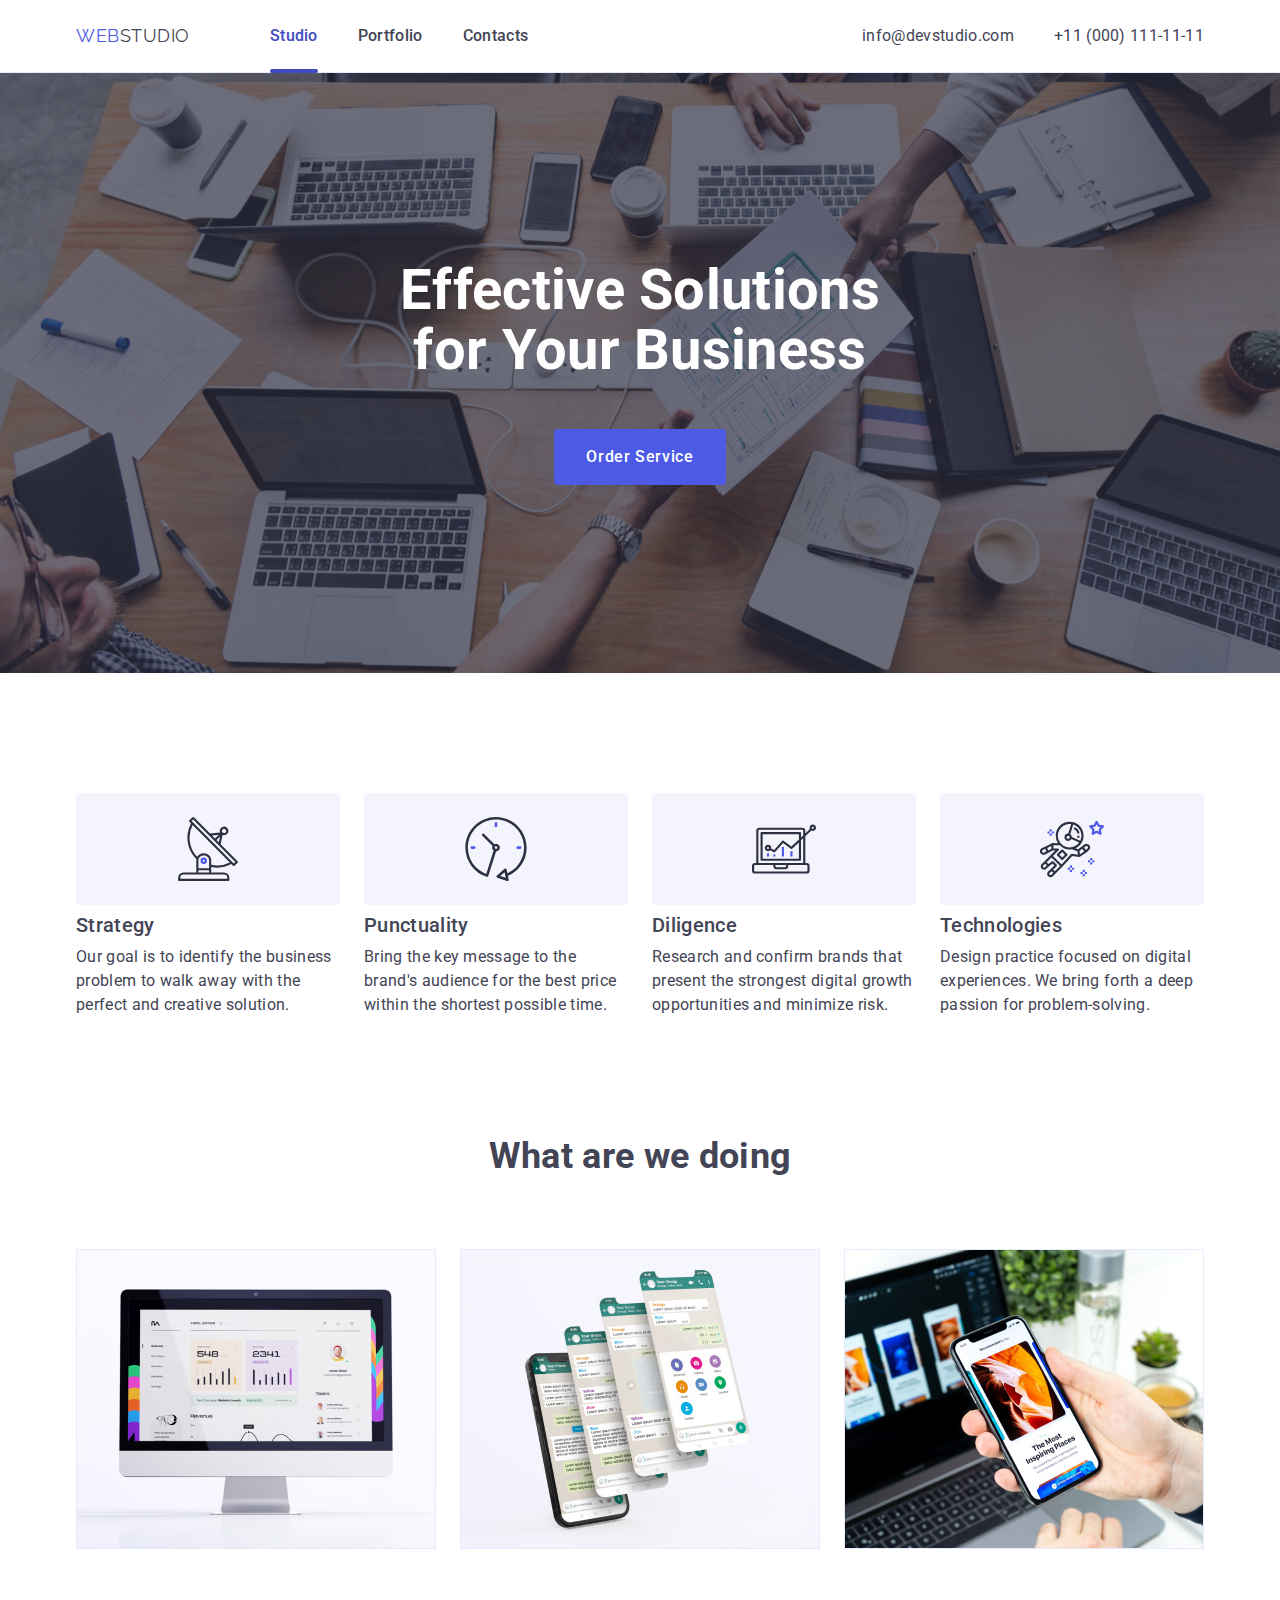
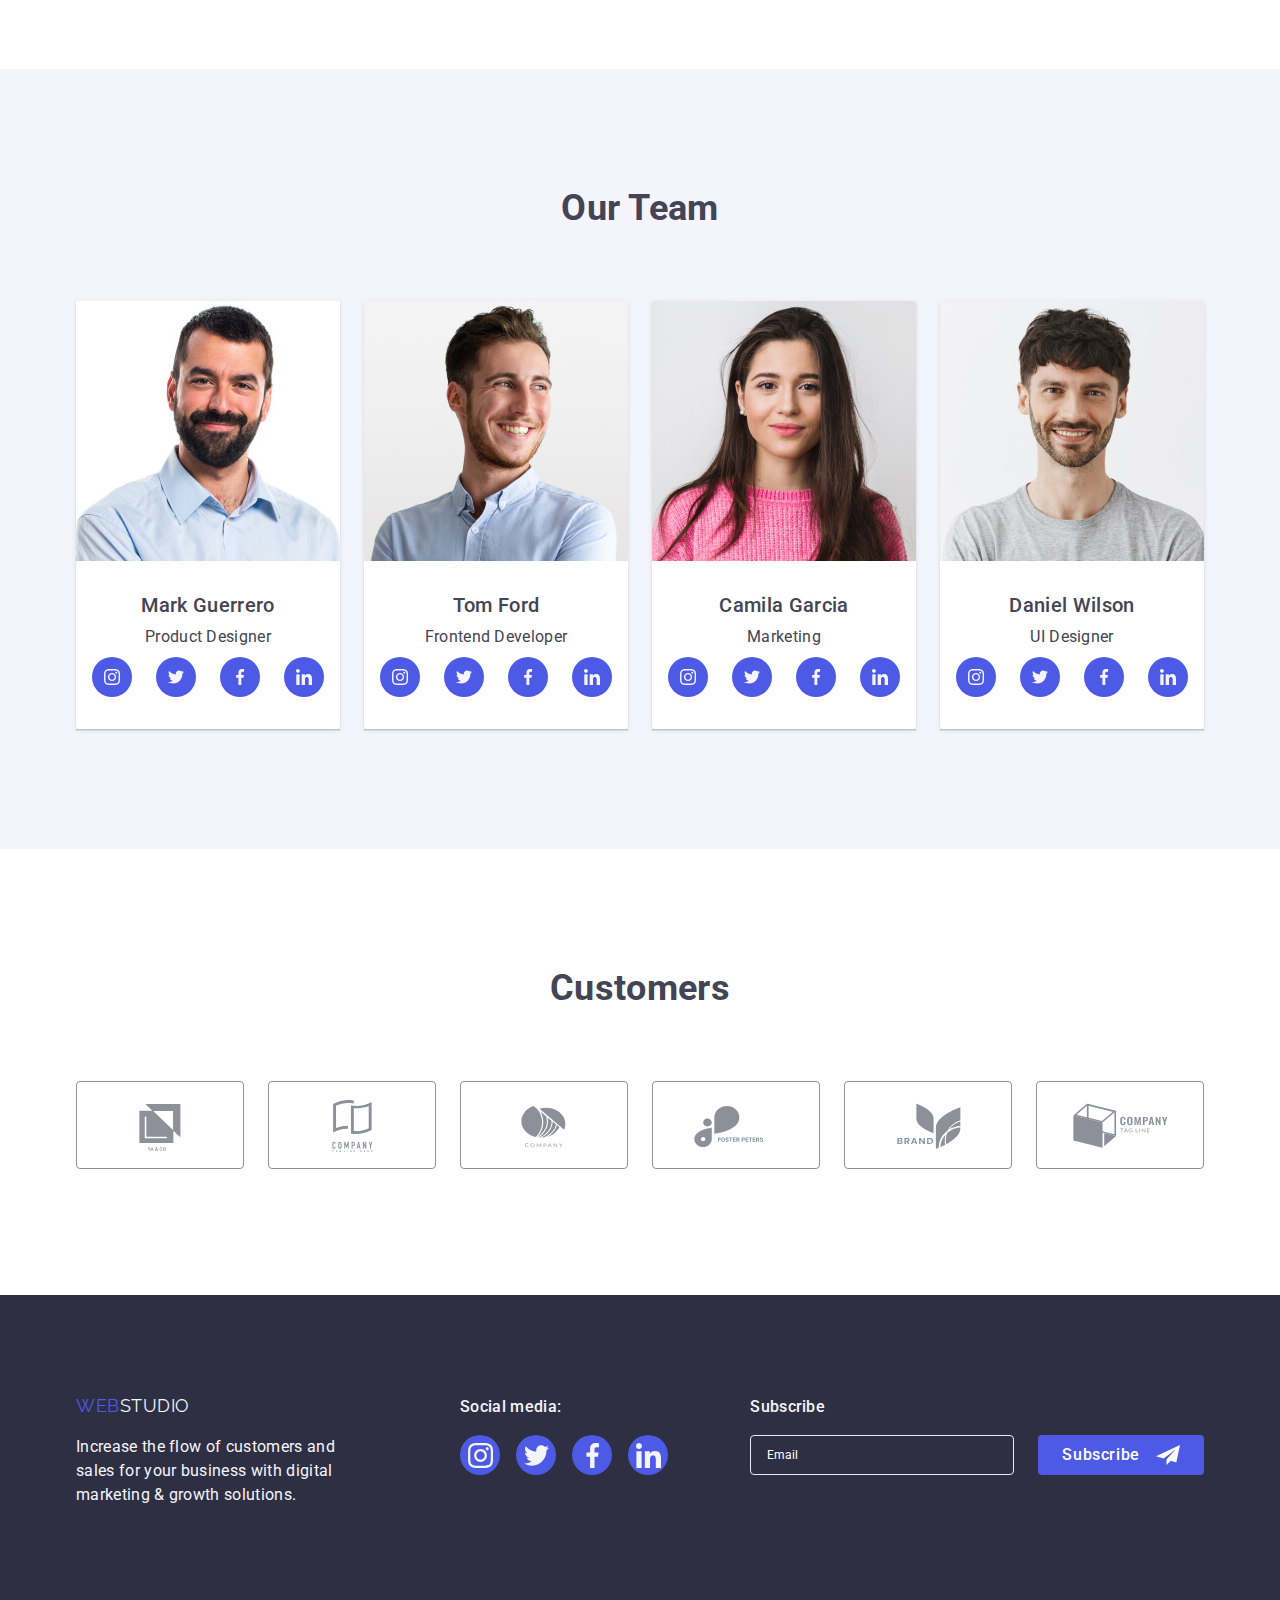
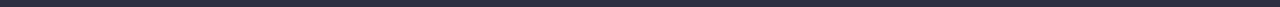
<file: index.html>
<!DOCTYPE html>
<html lang="en">
<head>
  <meta charset="UTF-8">
  <meta name="viewport" content="width=device-width, initial-scale=1.0">
  <link rel="preconnect" href="https://fonts.gstatic.com">
  <link href="https://fonts.googleapis.com/css2?family=Raleway:wght@800&family=Roboto:wght@400;500;700;900&display=swap" rel="stylesheet">
  <link href="https://cdnjs.cloudflare.com/ajax/libs/modern-normalize/2.0.0/modern-normalize.min.css" type="text/css" rel="stylesheet">
  <link href="./css/styles.css" type="text/css" rel="stylesheet">
  <title>Web Studio</title>
</head>

<body>
  <header class="header">
    <div class="container">
      <div class="content">
        <nav>
          <a href="./index.html" target="_blank" class="logo"><span class="highlight">WEB</span>STUDIO</a>
  
          <ul class="main-nav">
            <li class="nav-item active">
              <a href="./index.html" class="nav-link">Studio</a>
            </li>
  
            <li class="nav-item">
              <a href="./portfolio.html" class="nav-link">Portfolio</a>
            </li>
  
            <li class="nav-item">
              <a href="#contacts" class="nav-link">Contacts</a>
            </li>
          </ul>
        </nav>
  
        <address>
          <ul class="address-nav">
            <li class="nav-item">
              <a href="mailto:info@devstudio.com" class="nav-link">info@devstudio.com</a>
            </li>
  
            <li class="nav-item">
              <a href="tel:+11(000)111-11-11" class="nav-link">+11 (000) 111-11-11</a>
            </li>
          </ul>
        </address>
      </div>
    </div>
  </header>

  <main>
    <section id="studio" class="studio">
      <div class="container">
        <h1 class="main-title">Effective Solutions for Your Business</h1>
        <button type="button" class="cta" data-modal-open>Order Service</button>
      </div>
    </section>

    <section class="advantages">
      <div class="container">
        <h2 class="section-title">Advantages</h2>

        <ul class="list">
          <li class="list-item">
            <div class="advantages-icon">
              <svg class="svg-sprite">
                <use xlink:href="./images/icons.svg#icon-antenna-1" width="64" height="64"></use>
              </svg>
            </div>
            <h3 class="list-title">Strategy</h3>
            <p class="lst-description">Our goal is to identify the business problem to walk away with the perfect and creative solution.</p>
          </li>

          <li class="list-item">
            <div class="advantages-icon">
              <svg class="svg-sprite">
                <use xlink:href="./images/icons.svg#icon-clock-1" width="64" height="64"></use>
              </svg>
            </div>
            <h3 class="list-title">Punctuality</h3>
            <p class="lst-description">Bring the key message to the brand's audience for the best price within the shortest possible time.</p>
          </li>

          <li class="list-item">
            <div class="advantages-icon">
              <svg class="svg-sprite">
                <use xlink:href="./images/icons.svg#icon-diagram-1" width="64" height="64"></use>
              </svg>
            </div>
            <h3 class="list-title">Diligence</h3>
            <p class="lst-description">Research and confirm brands that present the strongest digital growth opportunities and minimize risk.</p>

          </li>

          <li class="list-item">
            <div class="advantages-icon">
              <svg class="svg-sprite">
                <use xlink:href="./images/icons.svg#icon-astronaut-1" width="64" height="64"></use>
              </svg>
            </div>
            <h3 class="list-title">Technologies</h3>
            <p class="lst-description">Design practice focused on digital experiences. We bring forth a deep passion for problem-solving.</p>
          </li>
        </ul>
      </div>
    </section>
   

    <section id="portfolio" class="portfolio">
      <div class="container">
        <h2 class="section-title">What are we doing</h2>

        <ul class="list">
          <li class="list-item">
            <img src="./images/index/portfolio-1.jpg" alt="Some portfolio item 1" height="300" width="360" class="list-image" />
          </li>

          <li class="list-item">
            <img src="./images/index/portfolio-2.jpg" alt="Some portfolio item 2" height="300" width="360" class="list-image" />
          </li>

          <li class="list-item">
            <img src="./images/index/portfolio-3.jpg" alt="Some portfolio item 3" height="300" width="360" class="list-image" />
          </li>
        </ul>
      </div>
    </section>

    <section id="team" class="team">
      <div class="container">
        <h2 class="section-title">Our Team</h2>

        <ul class="list">
          <li class="list-item">
            <img src="./images/index/mark.jpg" alt="Mark Guerrero" height="260" width="264" class="list-image" />
            <div class="about">
              <h3 class="list-title">Mark Guerrero</h3>
              <p class="list-description">Product Designer</p>
              <ul class="social-list">
                <li>
                  <a href="#" class="social-button">
                    <svg class="svg-sprite">
                      <use xlink:href="./images/icons.svg#icon-ih" width="16" height="16"></use>
                    </svg>
                  </a>
                </li>
                <li>
                  <a href="#" class="social-button">
                    <svg class="svg-sprite">
                      <use xlink:href="./images/icons.svg#icon-th" width="16" height="16"></use>
                    </svg>
                  </a>
                </li>
                <li>
                  <a href="#" class="social-button">
                    <svg class="svg-sprite">
                      <use xlink:href="./images/icons.svg#icon-fh" width="16" height="16"></use>
                    </svg>
                  </a>
                </li>
                <li>
                  <a href="#" class="social-button">
                    <svg class="svg-sprite">
                      <use xlink:href="./images/icons.svg#icon-inh" width="16" height="16"></use>
                    </svg>
                  </a>
                </li>
              </ul>
            </div>
          </li>

          <li class="list-item">
            <img src="./images/index/tom.jpg" alt="Tom Ford" height="260" width="264" class="list-image" />
            <div class="about">
              <h3 class="list-title">Tom Ford</h3>
              <p class="list-description">Frontend Developer</p>
              <ul class="social-list">
                <li>
                  <a href="#" class="social-button">
                    <svg class="svg-sprite">
                      <use xlink:href="./images/icons.svg#icon-ih" width="16" height="16"></use>
                    </svg>
                  </a>
                </li>
                <li>
                  <a href="#" class="social-button">
                    <svg class="svg-sprite">
                      <use xlink:href="./images/icons.svg#icon-th" width="16" height="16"></use>
                    </svg>
                  </a>
                </li>
                <li>
                  <a href="#" class="social-button">
                    <svg class="svg-sprite">
                      <use xlink:href="./images/icons.svg#icon-fh" width="16" height="16"></use>
                    </svg>
                  </a>
                </li>
                <li>
                  <a href="#" class="social-button">
                    <svg class="svg-sprite">
                      <use xlink:href="./images/icons.svg#icon-inh" width="16" height="16"></use>
                    </svg>
                  </a>
                </li>
              </ul>
            </div>
          </li>

          <li class="list-item">
            <img src="./images/index/camila.jpg" alt="Camila Garcia" height="260" width="264" class="list-image" />
            <div class="about">
              <h3 class="list-title">Camila Garcia</h3>
              <p class="list-description">Marketing</p>
              <ul class="social-list">
                <li>
                  <a href="#" class="social-button">
                    <svg class="svg-sprite">
                      <use xlink:href="./images/icons.svg#icon-ih" width="16" height="16"></use>
                    </svg>
                  </a>
                </li>
                <li>
                  <a href="#" class="social-button">
                    <svg class="svg-sprite">
                      <use xlink:href="./images/icons.svg#icon-th" width="16" height="16"></use>
                    </svg>
                  </a>
                </li>
                <li>
                  <a href="#" class="social-button">
                    <svg class="svg-sprite">
                      <use xlink:href="./images/icons.svg#icon-fh" width="16" height="16"></use>
                    </svg>
                  </a>
                </li>
                <li>
                  <a href="#" class="social-button">
                    <svg class="svg-sprite">
                      <use xlink:href="./images/icons.svg#icon-inh" width="16" height="16"></use>
                    </svg>
                  </a>
                </li>
              </ul>
            </div>
          </li>

          <li class="list-item">
            <img src="./images/index/daniel.jpg" alt="Daniel Wilson" height="260" width="264" class="list-image" />
            <div class="about">
              <h3 class="list-title">Daniel Wilson</h3>
              <p class="list-description">UI Designer</p>
              <ul class="social-list">
                <li>
                  <a href="#" class="social-button">
                    <svg class="svg-sprite">
                      <use xlink:href="./images/icons.svg#icon-ih" width="16" height="16"></use>
                    </svg>
                  </a>
                </li>
                <li>
                  <a href="#" class="social-button">
                    <svg class="svg-sprite">
                      <use xlink:href="./images/icons.svg#icon-th" width="16" height="16"></use>
                    </svg>
                  </a>
                </li>
                <li>
                  <a href="#" class="social-button">
                    <svg class="svg-sprite">
                      <use xlink:href="./images/icons.svg#icon-fh" width="16" height="16"></use>
                    </svg>
                  </a>
                </li>
                <li>
                  <a href="#" class="social-button">
                    <svg class="svg-sprite">
                      <use xlink:href="./images/icons.svg#icon-inh" width="16" height="16"></use>
                    </svg>
                  </a>
                </li>
              </ul>
            </div>
          </li>
        </ul>
      </div>
    </section>

    <section class="customers">
      <div class="container">
        <h2 class="section-title">Customers</h2>
        <ul class="customers-list">
          <li class="customer-item">
            <a href="#" class="customer">
              <svg class="svg-sprite">
                <use xlink:href="./images/icons.svg#icon-1" width="104" height="56"></use>
              </svg>
            </a>
          </li>
  
          <li class="customer-item">
            <a href="#" class="customer">
              <svg class="svg-sprite">
                <use xlink:href="./images/icons.svg#icon-2" width="104" height="56"></use>
              </svg>
            </a>
          </li>
  
          <li class="customer-item">
            <a href="#" class="customer">
              <svg class="svg-sprite">
                <use xlink:href="./images/icons.svg#icon-3" width="104" height="56"></use>
              </svg>
            </a>
          </li>
  
          <li class="customer-item">
            <a href="#" class="customer">
              <svg class="svg-sprite">
                <use xlink:href="./images/icons.svg#icon-4" width="104" height="56"></use>
              </svg>
            </a>
          </li>
  
          <li class="customer-item">
            <a href="#" class="customer">
              <svg class="svg-sprite">
                <use xlink:href="./images/icons.svg#icon-5" width="104" height="56"></use>
              </svg>
            </a>
          </li>
  
          <li class="customer-item">
            <a href="#" class="customer">
              <svg class="svg-sprite">
                <use xlink:href="./images/icons.svg#icon-6" width="104" height="56"></use>
              </svg>
            </a>
          </li>
        </ul>
      </div>
    </section>
  </main>

  <footer class="footer">
    <div class="container">
      <div class="content">
        <div class="about">
          <a href="./index.html" target="_blank" class="logo"><span class="highlight">WEB</span>STUDIO</a>
          <p class="marketing-message">Increase the flow of customers and sales for your business with digital marketing & growth solutions.</p>
        </div>

        <div class="social">
          <p class="title">Social media:</p>
    
          <ul class="social-list">
            <li>
              <a href="#" class="social-button">
                <svg class="svg-sprite">
                  <use xlink:href="./images/icons.svg#icon-ih" width="25" height="25"></use>
                </svg>
              </a>
            </li>
            <li>
              <a href="#" class="social-button">
                <svg class="svg-sprite">
                  <use xlink:href="./images/icons.svg#icon-th" width="25" height="25"></use>
                </svg>
              </a>
            </li>
            <li>
              <a href="#" class="social-button">
                <svg class="svg-sprite">
                  <use xlink:href="./images/icons.svg#icon-fh" width="25" height="25"></use>
                </svg>
              </a>
            </li>
            <li>
              <a href="#" class="social-button">
                <svg class="svg-sprite">
                  <use xlink:href="./images/icons.svg#icon-inh" width="25" height="25"></use>
                </svg>
              </a>
            </li>
          </ul>
        </div>

        <div class="subscribe">
          <p class="title">Subscribe</p>
          <form name="subscribe_form" autocomplete="off" novalidate class="subscribe-form">
            <label for="subscribe-input" class="label">Email</label>
            
            <input type="email" placeholder="Email" name="subscribe_email" class="subscribe-input" id="subscribe-input" />

            <button type="submit" class="submit-button">
              Subscribe
              <svg class="svg-sprite">
                <use xlink:href="./images/icons.svg#icon-arrow" width="24" height="24"></use>
              </svg>
            </button>
          </form>
        </div>        
      </div>
    </div>
  </footer>

  <div class="modal-overlay is-hidden" data-modal>
    <div class="modal">
      <div class="content">
        <button class="close" data-modal-close>
          <svg class="svg-sprite">
            <use xlink:href="./images/icons.svg#icon-close2" width="30" height="30"></use>
          </svg>
        </button>

        <p class="title">Leave your contacts and we will call you back</p>

        <form name="contact_form" autocomplete="off" novalidate class="contact-form">
          <div class="form-group">
            <label for="contact-name" class="label">Name</label>

            <div class="form-input name">
              <svg class="svg-sprite">
                <use xlink:href="./images/icons.svg#icon-person-black" width="18" height="18"></use>
              </svg>
              <input type="text" placeholder="" name="contact_name" class="contact-input" id="contact-name" />
            </div>
          </div>

          <div class="form-group">
            <label for="contact-phone" class="label">Phone</label>

            <div class="form-input">
              <svg class="svg-sprite">
                <use xlink:href="./images/icons.svg#icon-phone-black" width="18" height="24"></use>
              </svg>
              <input type="tel" placeholder="" name="contact_phone" class="contact-input" id="contact-phone" />
            </div>
          </div>

          <div class="form-group">
            <label for="contact-email" class="label">Email</label>

            <div class="form-input">
              <svg class="svg-sprite">
                <use xlink:href="./images/icons.svg#icon-email-black" width="18" height="24"></use>
              </svg>
              <input type="email" placeholder="" name="contact_email" class="contact-input" id="contact-email" />
            </div>
          </div>

          <div class="form-group">
            <label for="contact-comment" class="label">Comment</label>
            <div class="form-input">
              <textarea placeholder="Text input" name="contact_comment" class="contact-input comment" id="contact-comment"></textarea>
            </div>
          </div>

          <div class="form-group terms">
            <input type="checkbox" name="contact_terms" class="checkbox" id="contact-terms" />
            <label for="contact-terms" class="checkbox-label"></label>

            <label for="contact-terms" class="text">I accept the terms and conditions of the <a href="#" class="link">Privacy Policy</a></label>
          </div>

          <div class="submit">
            <button type="submit" class="button">Send</button>
          </div>
        </form>
      </div>
    </div>
  </div>
  <script src="./js/modal.js"></script>
</body>
</html>
</file>
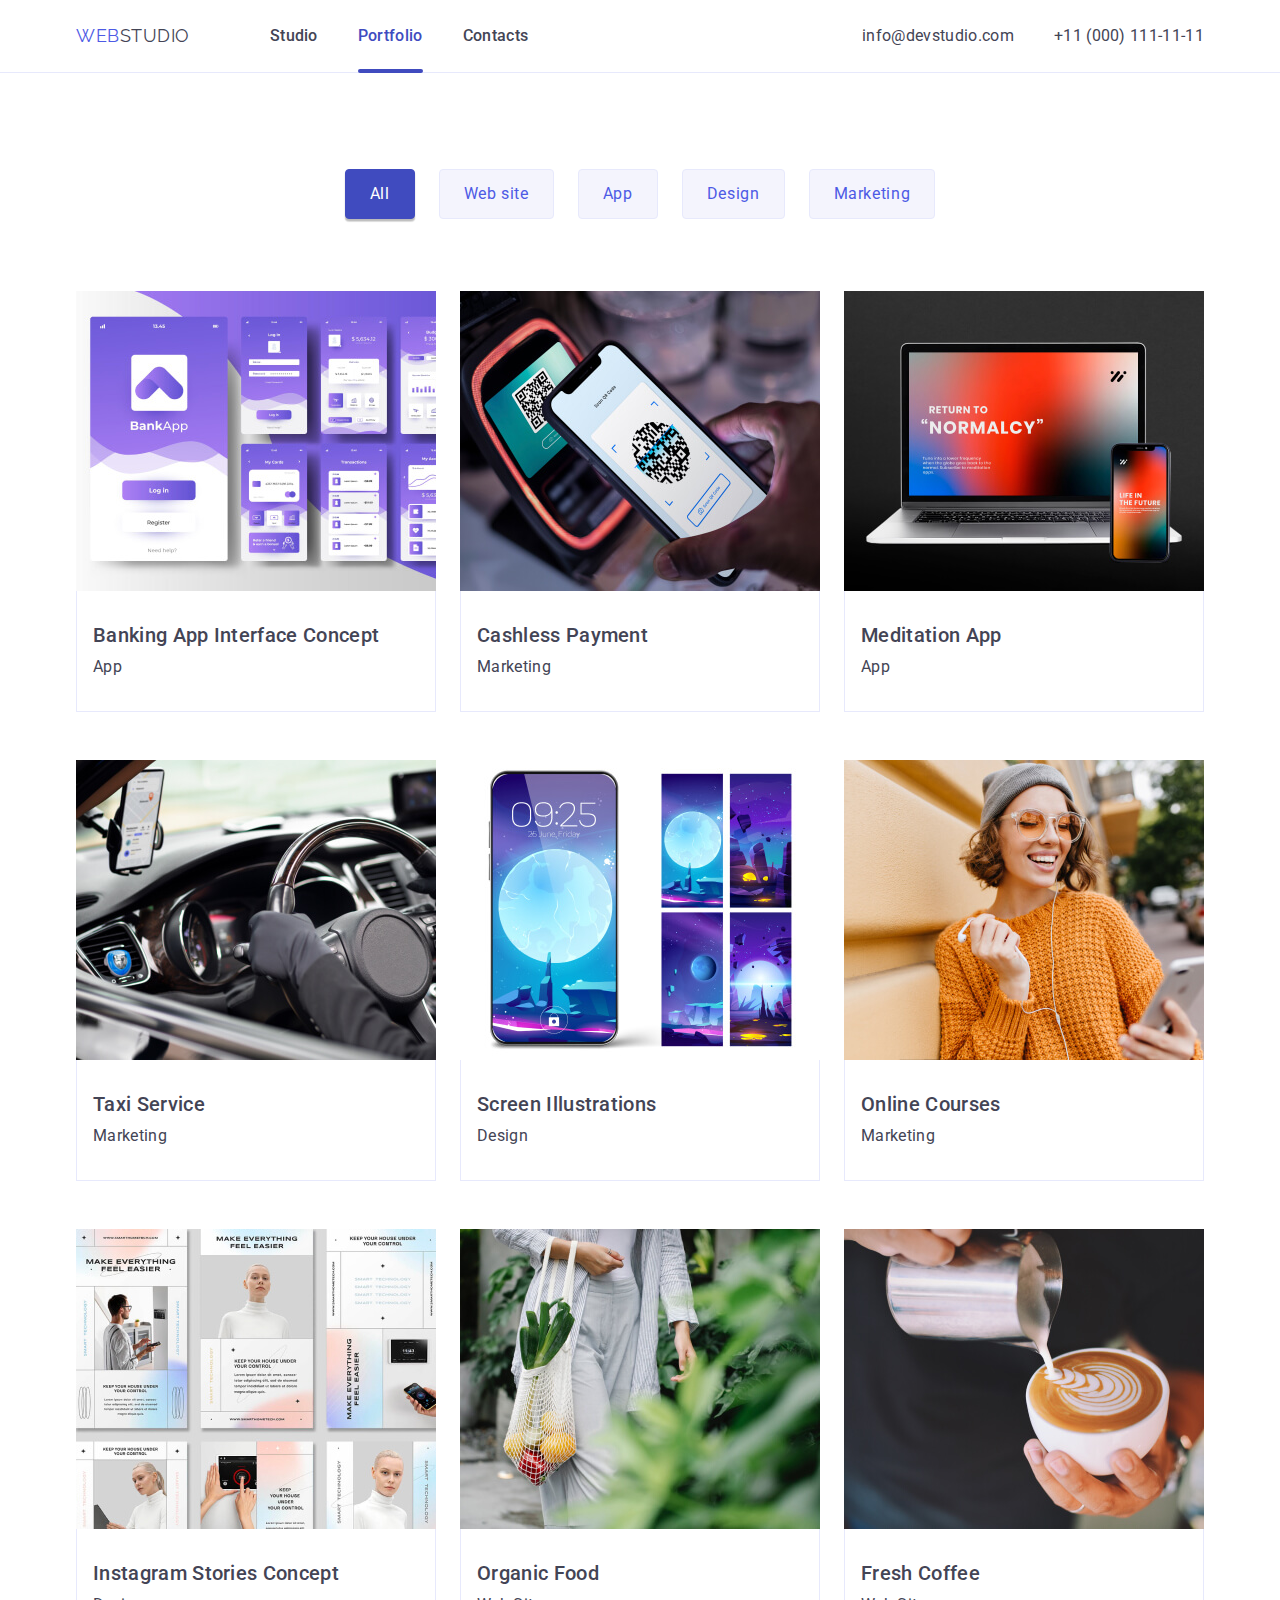
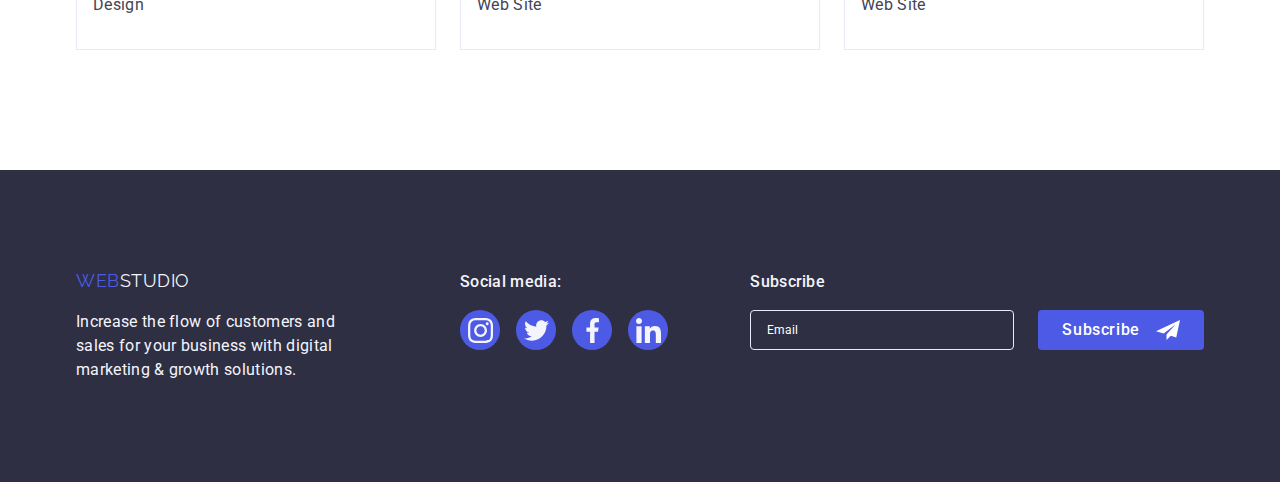
<file: portfolio.html>
<!DOCTYPE html>
<html lang="en">
<head>
  <meta charset="UTF-8">
  <meta name="viewport" content="width=device-width, initial-scale=1.0">
  <link rel="preconnect" href="https://fonts.gstatic.com">
  <link href="https://fonts.googleapis.com/css2?family=Raleway:wght@800&family=Roboto:wght@400;500;700;900&display=swap" rel="stylesheet">
  <link href="https://cdnjs.cloudflare.com/ajax/libs/modern-normalize/2.0.0/modern-normalize.min.css" type="text/css" rel="stylesheet">
  <link href="./css/styles.css" type="text/css" rel="stylesheet">
  <title>Web Studio</title>
</head>

<body>
  <header class="header">
    <div class="container">
      <div class="content">
        <nav>
          <a href="./index.html" target="_blank" class="logo"><span class="highlight">WEB</span>STUDIO</a>
  
          <ul class="main-nav">
            <li class="nav-item">
              <a href="./index.html" class="nav-link">Studio</a>
            </li>
  
            <li class="nav-item active">
              <a href="./portfolio.html" class="nav-link">Portfolio</a>
            </li>
  
            <li class="nav-item">
              <a href="#contacts" class="nav-link">Contacts</a>
            </li>
          </ul>
        </nav>
  
        <address>
          <ul class="address-nav">
            <li class="nav-item">
              <a href="mailto:info@devstudio.com" class="nav-link">info@devstudio.com</a>
            </li>
  
            <li class="nav-item">
              <a href="tel:+11(000)111-11-11" class="nav-link">+11 (000) 111-11-11</a>
            </li>
          </ul>
        </address>
      </div>
    </div>
  </header>

  <main>
    <section class="portfolio-page">
      <div class="container">
        <h1 class="main-title">Portfolio</h1>

        <ul class="filters-nav">
          <li class="filter-item">
            <button type="button" class="filter-button active">All</button>
          </li>

          <li class="filter-item">
            <button type="button" class="filter-button">Web site</button>
          </li>

          <li class="filter-item">
            <button type="button" class="filter-button">App</button>
          </li>

          <li class="filter-item">
            <button type="button" class="filter-button">Design</button>
          </li>

          <li class="filter-item">
            <button type="button" class="filter-button">Marketing</button>
          </li>
        </ul>

        <ul class="portfolio-items">
          <li class="portfolio-item">
            <div class="portfolio-image-wrap">
              <img src="./images/portfolio/1.jpg" height="300" width="360" alt="portfolio item 1" class="portfolio-img" />
              <div class="portfolio-image-overlay">
                <p class="about">Lorem ipsum dolor sit amet, consectetur adipiscing elit. Sed vestibulum gravida lectus, eget ultricies tortor.</p>
              </div>
            </div>
            <div class="about">
              <h2 class="list-title">Banking App Interface Concept</h2>
              <p class="portfolio-category">App</p>
            </div>
          </li>

          <li class="portfolio-item">
            <div class="portfolio-image-wrap">
              <img src="./images/portfolio/2.jpg" height="300" width="360" alt="portfolio item 2" class="portfolio-img" />
              <div class="portfolio-image-overlay">
                <p class="about">Lorem ipsum dolor sit amet, consectetur adipiscing elit. Sed vestibulum gravida lectus, eget ultricies tortor.</p>
              </div>
            </div>
            <div class="about">
              <h2 class="list-title">Cashless Payment</h2>
              <p class="portfolio-category">Marketing</p>
            </div>
          </li>

          <li class="portfolio-item">
            <div class="portfolio-image-wrap">
              <img src="./images/portfolio/3.jpg" height="300" width="360" alt="portfolio item 3" class="portfolio-img" />
              <div class="portfolio-image-overlay">
                <p class="about">Lorem ipsum dolor sit amet, consectetur adipiscing elit. Sed vestibulum gravida lectus, eget ultricies tortor.</p>
              </div>
            </div>
            <div class="about">
              <h2 class="list-title">Meditation App</h2>
              <p class="portfolio-category">App</p>
            </div>
          </li>

          <li class="portfolio-item">
            <div class="portfolio-image-wrap">
              <img src="./images/portfolio/4.jpg" height="300" width="360" alt="portfolio item 4" class="portfolio-img" />
              <div class="portfolio-image-overlay">
                <p class="about">Lorem ipsum dolor sit amet, consectetur adipiscing elit. Sed vestibulum gravida lectus, eget ultricies tortor.</p>
              </div>
            </div>
            <div class="about">
              <h2 class="list-title">Taxi Service</h2>
              <p class="portfolio-category">Marketing</p>
            </div>
          </li>

          <li class="portfolio-item">
            <div class="portfolio-image-wrap">
              <img src="./images/portfolio/5.jpg" height="300" width="360" alt="portfolio item 5" class="portfolio-img" />
              <div class="portfolio-image-overlay">
                <p class="about">Lorem ipsum dolor sit amet, consectetur adipiscing elit. Sed vestibulum gravida lectus, eget ultricies tortor.</p>
              </div>
            </div>
            <div class="about">
              <h2 class="list-title">Screen Illustrations</h2>
              <p class="portfolio-category">Design</p>
            </div>
          </li>

          <li class="portfolio-item">
            <div class="portfolio-image-wrap">
              <img src="./images/portfolio/6.jpg" height="300" width="360" alt="portfolio item 6" class="portfolio-img" />
              <div class="portfolio-image-overlay">
                <p class="about">Lorem ipsum dolor sit amet, consectetur adipiscing elit. Sed vestibulum gravida lectus, eget ultricies tortor.</p>
              </div>
            </div>
            <div class="about">
              <h2 class="list-title">Online Courses</h2>
              <p class="portfolio-category">Marketing</p>
            </div>
          </li>

          <li class="portfolio-item">
            <img src="./images/portfolio/7.jpg" height="300" width="360" alt="portfolio item 7" class="portfolio-img" />
            <div class="about">
              <h2 class="list-title">Instagram Stories Concept</h2>
              <p class="portfolio-category">Design</p>
            </div>
          </li>

          <li class="portfolio-item">
            <img src="./images/portfolio/8.jpg" height="300" width="360" alt="portfolio item 8" class="portfolio-img" />
            <div class="about">
              <h2 class="list-title">Organic Food</h2>
              <p class="portfolio-category">Web Site</p>
            </div>
          </li>

          <li class="portfolio-item">
            <img src="./images/portfolio/9.jpg" height="300" width="360" alt="portfolio item 9" class="portfolio-img" />
            <div class="about">
              <h2 class="list-title">Fresh Coffee</h2>
              <p class="portfolio-category">Web Site</p>
            </div>
          </li>
        </ul>
      </div>
    </section>
  </main>

  <footer class="footer">
    <div class="container">
      <div class="content">
        <div class="about">
          <a href="./index.html" target="_blank" class="logo"><span class="highlight">WEB</span>STUDIO</a>
          <p class="marketing-message">Increase the flow of customers and sales for your business with digital marketing & growth solutions.</p>
        </div>

        <div class="social">
          <p class="title">Social media:</p>
    
          <ul class="social-list">
            <li>
              <a href="#" class="social-button">
                <svg class="svg-sprite">
                  <use xlink:href="./images/icons.svg#icon-ih" width="25" height="25"></use>
                </svg>
              </a>
            </li>
            <li>
              <a href="#" class="social-button">
                <svg class="svg-sprite">
                  <use xlink:href="./images/icons.svg#icon-th" width="25" height="25"></use>
                </svg>
              </a>
            </li>
            <li>
              <a href="#" class="social-button">
                <svg class="svg-sprite">
                  <use xlink:href="./images/icons.svg#icon-fh" width="25" height="25"></use>
                </svg>
              </a>
            </li>
            <li>
              <a href="#" class="social-button">
                <svg class="svg-sprite">
                  <use xlink:href="./images/icons.svg#icon-inh" width="25" height="25"></use>
                </svg>
              </a>
            </li>
          </ul>
        </div>

        <div class="subscribe">
          <p class="title">Subscribe</p>
          <form name="subscribe_form" autocomplete="off" novalidate class="subscribe-form">
            <label for="subscribe-input" class="label">Email</label>
            
            <input type="email" placeholder="Email" name="subscribe_email" class="subscribe-input" id="subscribe-input" />

            <button type="submit" class="submit-button">
              Subscribe
              <svg class="svg-sprite">
                <use xlink:href="./images/icons.svg#icon-arrow" width="24" height="24"></use>
              </svg>
            </button>
          </form>
        </div>        
      </div>
    </div>
  </footer>
</body>
</html>
</file>
<file: css/styles.css>
:root {
  --body-text: #434455;
  --link-hover: #404BBF;
  --theme-main: #2E2F42;
  --theme-secondary: #4D5AE5;
  --border: #E7E9FC;
  --white: #fff;
  --background: #F4F4FD;
  --gap: 24px;
  --grey: #8E8F99;
  --box-shadow: 0px 2px 1px 0px rgba(46, 47, 66, 0.08), 0px 1px 1px 0px rgba(46, 47, 66, 0.16), 0px 1px 6px 0px rgba(46, 47, 66, 0.08);
  --green: #31D0AA;
  --background-alt: #FCFCFC;
}

a {
  color: inherit;
  text-decoration: none;
}

ul {
  list-style: none;
}

h1, h2, h3, h4, p, ul {
  margin: 0;
  padding: 0;
}

img {
  display: block;
}

input,
textarea {
  background: none;
  border: 1px solid var(--border);
  border-radius: 4px;
  font-size: 12px;
  height: 40px;
  outline: none;
  padding: 8px 16px;
}

body {
  color: var(--body-text);
  font-family: 'Roboto', sans-serif;
  font-size: 16px;
  letter-spacing: 0.02em;
  line-height: 1.5;
}

.container {
  max-width: 1158px;
  padding: 0 15px;
  margin: 0 auto;
}

.header {
  border-bottom: 1px solid var(--border);
  padding: 24px 0;
}

.header .content {
  align-items: center;
  display: flex;
  justify-content: space-between;
}

.header nav {
  align-items: center;
  display: flex;
}

.header .logo {
  margin-right: 80px;
}

.logo {
  font-family: 'Raleway', sans-serif;
  font-size: 18px;
  line-height: 1.16;
  letter-spacing: 0.03em;
}

.logo .highlight {
  color: var(--theme-secondary);
}

.main-nav,
.address-nav {
  align-items: center;
  display: flex;
  gap: 40px;
}

.main-nav .nav-link {
  font-weight: 500;
}

.main-nav .nav-item {
  position: relative;
}

.main-nav .nav-item.active {
  color: var(--link-hover);
}

.main-nav .nav-item.active:after {
  background-color: var(--link-hover);
  border-radius: 2px;
  bottom: -25px;
  content: '';
  height: 4px;
  left: 0;
  position: absolute;
  right: 0;
}

.header .nav-link {
  transition: color 250ms cubic-bezier(0.4, 0, 0.2, 1);
}

.header .nav-link:hover,
.header .nav-link:focus {
  color: var(--link-hover);
}

.address-nav a {
  font-style: normal;
}

.studio {
  background-image: linear-gradient(rgba(46, 47, 66, 0.7), rgba(46, 47, 66, 0.7)), url('../images/index/main-bg.jpg');
  background-size: cover;
  padding: 188px 0;
  text-align: center;
}

.main-title {
  color: var(--white);
  font-size: 56px;
  font-weight: 700;
  line-height: 1.07;
  margin: 0 auto 48px auto;
  max-width: 496px;
}

.cta {
  background-color: var(--theme-secondary);
  border: none;
  border-radius: 4px;
  color: var(--white);
  cursor: pointer;
  font-weight: 500;
  font-size: 16px;
  line-height: 1.5;
  letter-spacing: 0.04em;
  padding: 16px 32px;
  transition: background-color 250ms cubic-bezier(0.4, 0, 0.2, 1);
}

.cta:hover,
.cta:focus {
  background-color: var(--link-hover);
}

.section-title {
  color: var(--theme-color);
  font-size: 36px;
  line-height: 1.11;
}

.advantages {
  padding-top: 120px;
}

.advantages .section-title {
  display: none;
}

.advantages .list,
.portfolio .list,
.team .list {
  align-items: flex-start;
  display: flex;
  gap: var(--gap);
}

.advantages .list-item {
  width: calc((100% - (3 * var(--gap))) / 4);
}

.advantages-icon {
  align-items: center;
  background-color: var(--background);
  border-radius: 4px;
  display: flex;
  height: 112px;
  justify-content: center;
  margin-bottom: 8px;
}

.advantages-icon svg {
  height: 64px;
  width: 64px;
}

.list-title {
  color: var(--theme-color);
  font-size: 20px;
  font-weight: 500;
  line-height: 1.2;
  margin-bottom: 8px;
}

.portfolio {
  padding: 120px 0;
}

.section-title {
  margin-bottom: 72px;
  text-align: center;
}

.team {
  background-color: var(--background);
  padding: 120px 0;
}

.team .about {
  background-color: var(--white);
  border-radius: 0px 0px 4px 4px;
  padding: 32px 0;
  text-align: center;
}

.team .list-item {
  box-shadow: var(--box-shadow);
}

.team .list-title {
  margin-bottom: 8px;
}

.team .list-description {
  margin-bottom: 8px;
}

.social-list {
  align-items: center;
  display: flex;
  gap: var(--gap);
  justify-content: center;
  list-style: none;
  padding-left: 0;
}

.social-button {
  align-items: center;
  background-color: var(--theme-secondary);
  border-radius: 50%;
  display: flex;
  height: 40px;
  justify-content: center;
  transition: background-color 250ms cubic-bezier(0.4, 0, 0.2, 1);
  width: 40px;
}

.social-button:hover,
.social-button:focus {
  background-color: var(--green);
}

.social-button svg {
  fill: var(--white);
  height: 100%;
}

.social-button svg use {
  transform: translate(12px, 12px);
}

.team .social-button:hover,
.team .social-button:focus {
  background-color: var(--link-hover);
}

.customers {
  padding: 120px 0;
}

.customers-list {
  align-items: center;
  display: flex;
  gap: var(--gap);
  list-style: none;
  justify-content: center;
  padding: 0;
}

.customer-item {
  width: calc((100% - (5 * var(--gap))) / 6);
}

.customer {
  border: 1px solid var(--grey);
  border-radius: 4px;
  display: inline-block;
  height: 88px;
  transition: border-color 250ms cubic-bezier(0.4, 0, 0.2, 1);
}

.customer svg {
  fill: var(--grey);
  height: 100%;
  transition: fill 250ms cubic-bezier(0.4, 0, 0.2, 1);
  width: 100%;
}

.customer:hover,
.customer:focus {
  border-color: var(--link-hover);
}

.customer:hover svg,
.customer:focus svg {
  fill: var(--link-hover);
}

.customer svg use {
  transform: translate(30px, 15px);
}

.footer {
  background-color: var(--theme-main);
  color: var(--background);
  padding: 100px 0;
}

.footer .logo {
  display: inline-block;
  margin-bottom: 18px;
}

.footer .marketing-message {
  max-width: 264px;
}

.footer .content {
  align-items: flex-start;
  display: flex;
}

.footer .about {
  margin-right: 120px;
}

.footer .subscribe {
  margin-left: auto;
}

.footer .title {
  font-weight: 500;
  margin-bottom: 16px;
}

.footer .social-list {
  gap: 16px;
}

.footer .social-button use {
  transform: translate(8px, 8px);
}

.portfolio-page {
  padding: 96px 0 120px 0;
}

.portfolio-page .main-title {
  display: none;
}

.filters-nav {
  align-items: center;
  display: flex;
  justify-content: center;
  gap: var(--gap);
  margin-bottom: 72px;
}

.filter-button {
  background-color: var(--background);
  border: 1px solid var(--border);
  border-radius: 4px;
  color: var(--theme-secondary);
  cursor: pointer;
  font-size: 16px;
  line-height: 1.5;
  letter-spacing: 0.04em;
  padding: 12px 24px;
  transition: background-color 250ms cubic-bezier(0.4, 0, 0.2, 1),
              border-color 250ms cubic-bezier(0.4, 0, 0.2, 1),
              box-shadow 250ms cubic-bezier(0.4, 0, 0.2, 1),
              color 250ms cubic-bezier(0.4, 0, 0.2, 1);
}

.filter-button:hover,
.filter-button:focus,
.filter-button.active {
  background-color: var(--link-hover);
  border-color: var(--link-hover);
  box-shadow: 0px 2px 2px 0px rgba(0, 0, 0, 0.12), 0px 2px 1px 0px rgba(0, 0, 0, 0.08), 0px 3px 1px 0px rgba(0, 0, 0, 0.10);
  color: var(--white);
}

.portfolio-items {
  column-gap: var(--gap);
  display: flex;
  justify-content: center;
  flex-wrap: wrap;
  row-gap: calc(2 * var(--gap));
}

.portfolio-item {
  transition: box-shadow 250ms cubic-bezier(0.4, 0, 0.2, 1);
  width: 360px;
}

.portfolio-item:hover {
  box-shadow: var(--box-shadow);
}

.portfolio-item .about {
  border: 1px solid var(--border);
  border-top: none;
  padding: 32px 16px;
}

.portfolio-item .list-title {
  margin-bottom: 8px;
}

.portfolio-image-wrap {
  overflow: hidden;
  position: relative;
}

.portfolio-image-overlay {
  background-color: var(--theme-secondary);
  height: 100%;
  left: 0;
  position: absolute;
  top: 100%;
  transition: top 1s ease;
  width: 100%;
}

.portfolio-image-overlay .about {
  border: none;
  color: var(--white);
}

.portfolio-item:hover .portfolio-image-overlay {
  top: 0;
}

.modal-overlay {
  background-color: rgba(46, 47, 66, 0.40);
  bottom: 0;
  left: 0;
  opacity: 1;
  position: fixed;
  right: 0;
  top: 0;
  transition: opacity 250ms cubic-bezier(0.4, 0, 0.2, 1),
              visibility 250ms cubic-bezier(0.4, 0, 0.2, 1);
}

.modal-overlay.is-hidden {
  opacity: 0;
  visibility: hidden;
}

.modal {
  background: var(--background-alt);
  border-radius: 4px;
  box-shadow: 0px 2px 1px 0px rgba(0, 0, 0, 0.20), 0px 1px 3px 0px rgba(0, 0, 0, 0.12), 0px 1px 1px 0px rgba(0, 0, 0, 0.14);
  left: 50%;
  position: absolute;
  top: 50%;
  transform: translate(-50%, -50%);
  width: 408px;
}

.modal .content {
  padding: 72px 24px 24px 24px;
  position: relative;
}

.modal .close {
  background-color: var(--background);
  border: 1px solid var(--border);
  border-radius: 50%;
  cursor: pointer;
  height: 24px;
  padding: 0;
  position: absolute;
  right: 24px;
  top: 24px;
  transition: background-color 250ms cubic-bezier(0.4, 0, 0.2, 1),
              border-color 250ms cubic-bezier(0.4, 0, 0.2, 1);
  width: 24px;
}

.modal .close:hover {
  background-color: var(--link-hover);
  border-color: var(--link-hover);
}

.modal .close:hover svg {
  fill: var(--white);
}

.modal .close svg {
  height: 100%;
  transition: fill 250ms cubic-bezier(0.4, 0, 0.2, 1);
  width: 100%;
}

.modal .close use {
  transform: translate(-4px, -4px);
}

.modal .title {
  color: var(--theme-main);
  font-weight: 500;
  margin-bottom: 16px;
  text-align: center;
}

.subscribe-form {
  align-items: flex-start;
  display: flex;
  gap: var(--gap);
  height: 40px;
}

.subscribe-form label {
  display: none;
}

.subscribe-input {
  color: var(--white);
  height: 100%;
  width: 264px;
}

.subscribe-input:focus {
  border-color: var(--theme-secondary);
}

.subscribe-input::placeholder {
  color: var(--white);
}

.submit-button {
  align-items: center;
  background-color: var(--theme-secondary);
  border: none;
  border-radius: 4px;
  color: var(--white);
  cursor: pointer;
  display: flex;
  font-size: 16px;
  font-weight: 500;
  gap: 16px;
  height: 100%;
  line-height: 1.5;
  letter-spacing: 0.64px;
  padding: 8px 24px;
}

.submit-button svg {
  height: 24px;
  width: 24px;
}

.submit-button:hover {
  background-color: var(--link-hover);
}

.form-group {
  display: flex;
  flex-direction: column;
  margin-bottom: 8px;
}

.form-group:focus-within .contact-input {
  border-color: var(--theme-secondary);
}

.form-group:focus-within svg {
  fill: var(--theme-secondary);
}

.form-group .label {
  color: var(--grey);
  font-size: 12px;
  line-height: 1.16;
  margin-bottom: 4px;
}

.form-input {
  position: relative;
  width: 100%;
}

.contact-input {
  border-color: rgba(46, 47, 66, 0.40);
  padding-left: 38px;
  width: 100%;
}

.form-input svg {
  height: 24px;
  left: 16px;
  position: absolute;
  top: 50%;
  transform: translateY(-50%);
  width: 18px;
}

.form-input.name svg {
  height: 18px;
}

.contact-input.comment {
  display: block;
  height: 120px;
  margin-bottom: 8px;
  padding-left: 16px;
  resize: none;
}

.contact-input.comment::placeholder {
  color: rgba(46, 47, 66, 0.40);
}

.terms {
  align-items: center;
  flex-direction: row;
  gap: 8px;
  margin-bottom: 24px;
}

.terms .checkbox {
  height: auto;
}

input[type="checkbox"] {
  appearance: none;
  -webkit-appearance: none;
  -moz-appearance: none;
  display: none;
}

.checkbox-label {
  border: 1px solid #ccc;
  border-radius: 3px;
  cursor: pointer;
  height: 16px;
  position: relative;
  width: 16px;
}

.checkbox-label:after {
  content: '';
  display: none;
  position: absolute;
  top: 1px;
  left: 5px;
  width: 5px;
  height: 10px;
  border: solid var(--white);
  border-width: 0 2px 2px 0;
  transform: rotate(45deg);
}

input[type="checkbox"]:checked + .checkbox-label {
  background-color: var(--link-hover);
  border-color: var(--link-hover);
}

input[type="checkbox"]:checked + .checkbox-label:after {
  display: block;
}

.terms .text {
  color: var(--grey);
  font-size: 12px;
}

.terms .text .link {
  color: var(--theme-secondary);
  text-decoration: underline;
}

.terms .text .link:hover,
.terms .text .link:focus {
  color: var(--link-hover);
  text-decoration: none;
}

.submit {
  text-align: center;
}

.submit .button {
  background-color: var(--theme-secondary);
  border: none;
  border-radius: 4px;
  box-shadow: 0px 4px 4px 0px rgba(0, 0, 0, 0.15);
  color: var(--white);
  cursor: pointer;
  font-size: 16px;
  font-weight: 500;
  height: 56px;
  line-height: 1.5;
  letter-spacing: 0.64px;
  padding: 16px 32px;
  transition: background-color 250ms cubic-bezier(0.4, 0, 0.2, 1);
  width: 169px;
}

.submit .button:hover,
.submit .button:focus {
  background-color: var(--link-hover);
}
</file>
